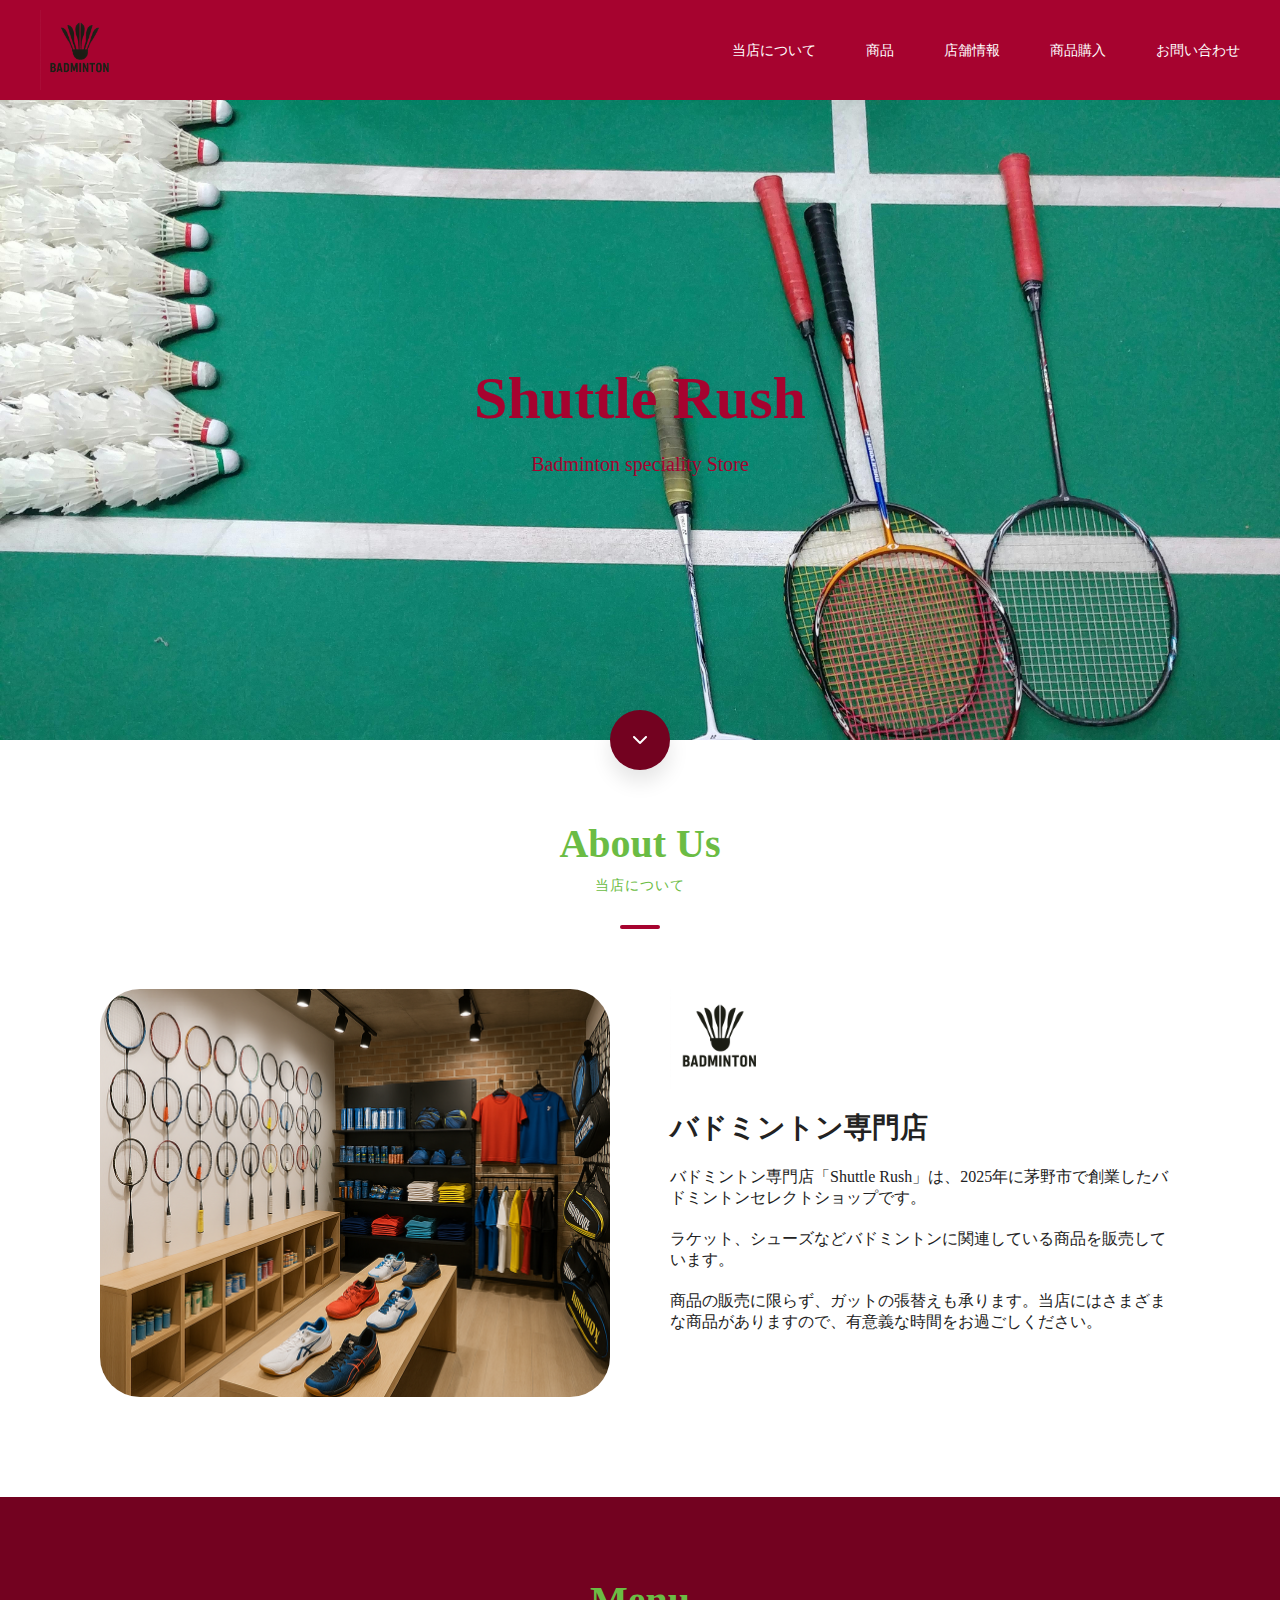
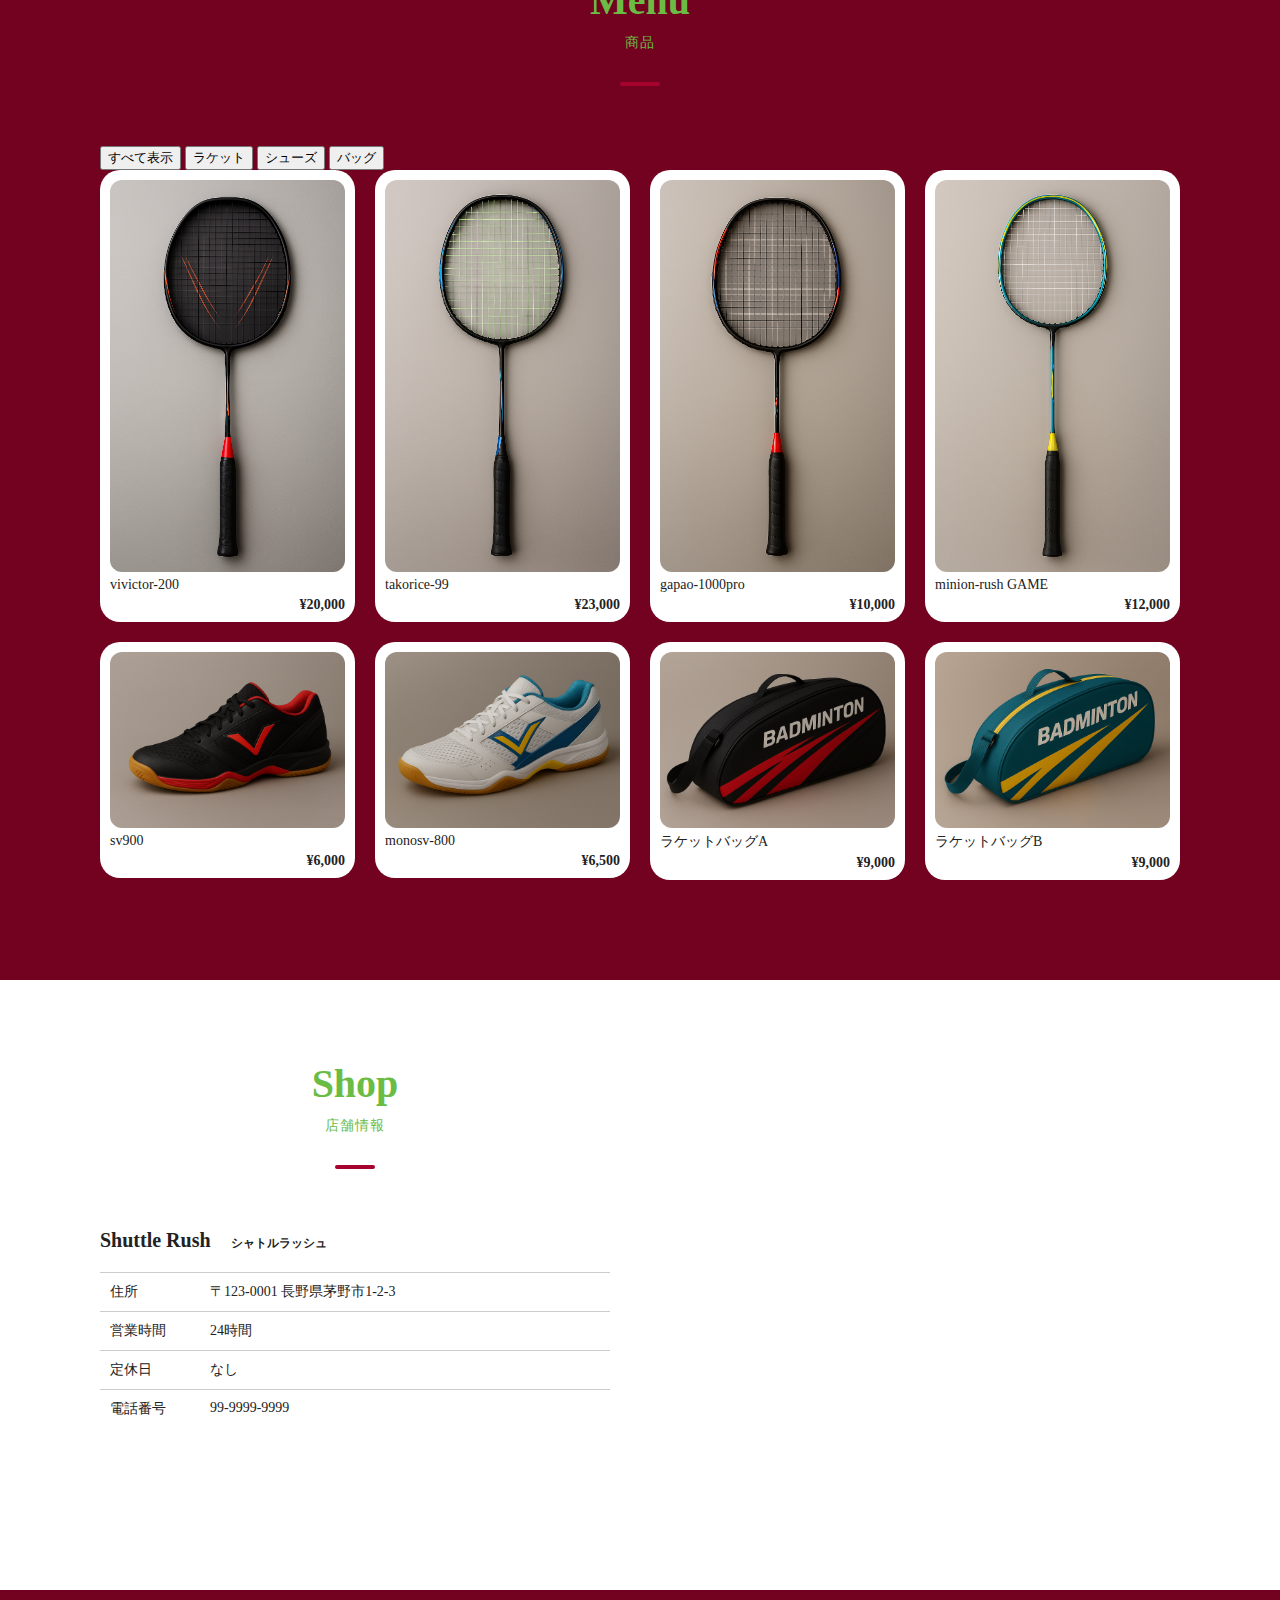
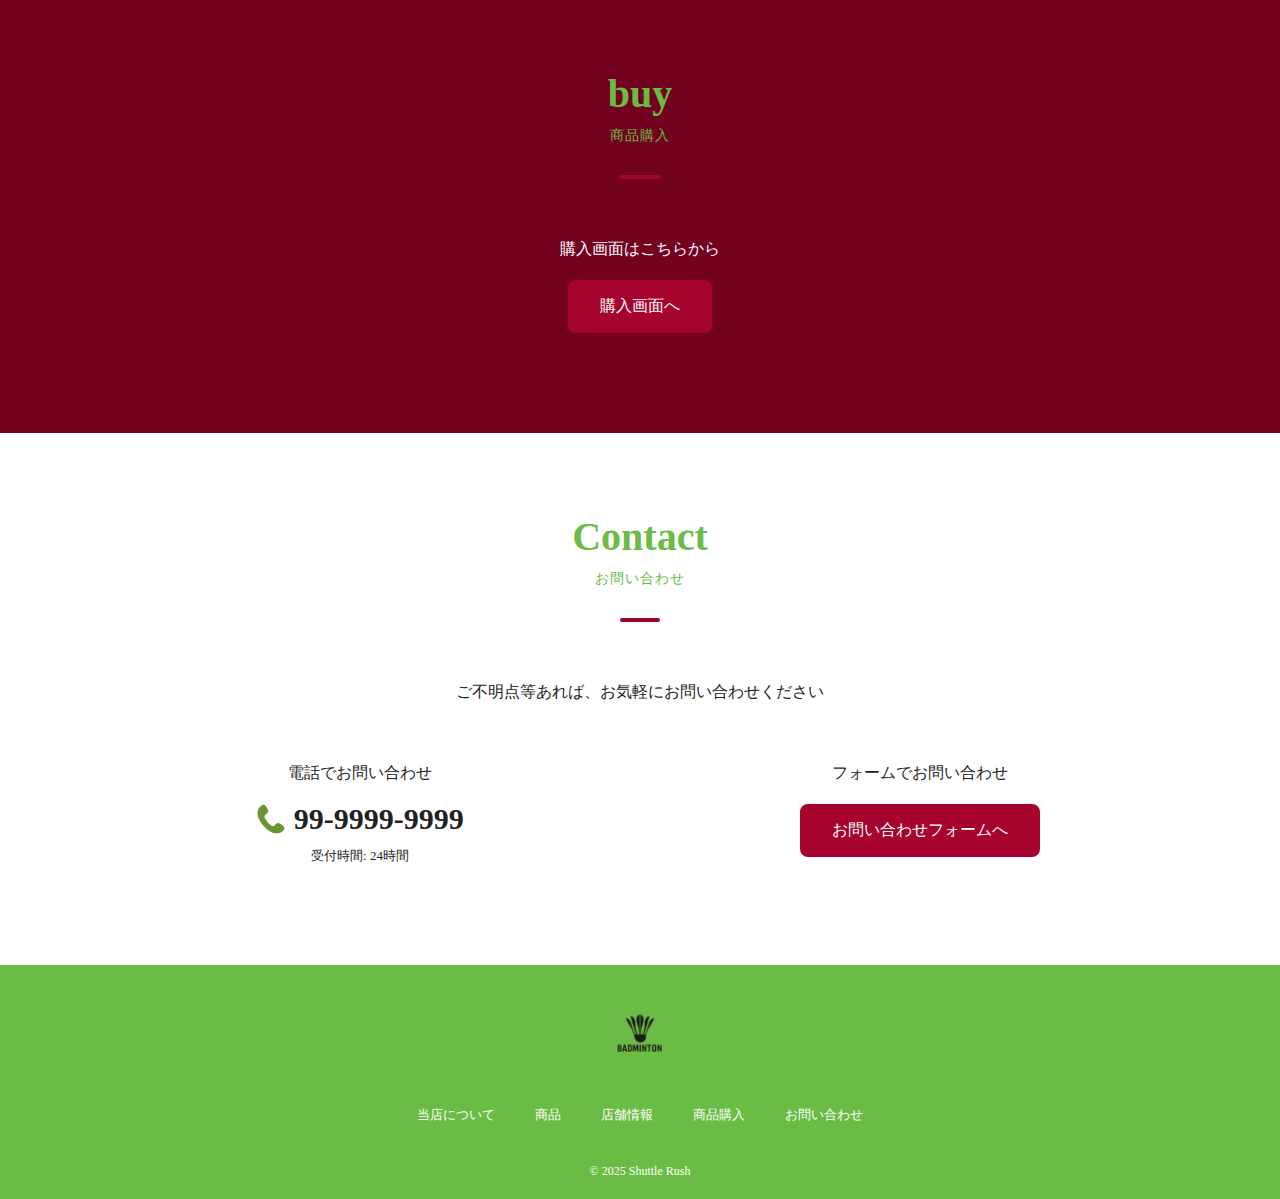
<file: index.html>
<!DOCTYPE html>
<html lang="ja">
<head>
    <meta charset="UTF-8">
    <meta name="viewport" content="width=device-width, initial-scale=1.0">
    <title>Document</title>
    <link rel="stylesheet" href="css/style.css">
    <link rel="stylesheet" href="css/reset.css">
    <script src="js/script.js"></script>

        <!-- GoogleFontsの読み込み -->
    <link rel="preconnect" href="https://fonts.googleapis.com">
    <link rel="preconnect" href="https://fonts.gstatic.com" crossorigin>
    <link href="https://fonts.googleapis.com/css2?family=Montserrat:ital,wght@0,100..900;1,100..900&family=Noto+Sans+JP:wght@100..900&display=swap" rel="stylesheet">
</head>
<body>
    <header>
        <h1>
            <a href="index.html" class="logo">
                <img src="img/Badlogo.png" alt="BADMINTONロゴ">
            </a>
        </h1>
        <nav>
            <ul>
                <li><a href="index.html#about">当店について</a></li>
                <li><a href="index.html#menu">商品</a></li>
                <li><a href="index.html#shop">店舗情報</a></li>
                <li><a href="index.html#buy">商品購入</a></li>
                <li><a href="index.html#contact">お問い合わせ</a></li>
            </ul>
        </nav>
    </header>

<section class="hero">
    <h2>Shuttle Rush</h2>
    <p>Badminton speciality Store</p>
    <a href="#about">
        <img src="img/down.png" alt="下へスクロール">
    </a>
</section>

  <main>
        <!--共通セクション-->
        <section class="main-section about" id="about">
          <div class="container">
            <div class="heading-group">
              <h2>
                 About Us
                <span>当店について</span>
              </h2> 
          </div>
          <div class="layout">
            <div class="image">
                <img src="img/bad3.png" alt="当店の写真">
            </div>
            <div class="text">
                <img src="img/Badlogo.png" alt="ロゴ">
                <h3>バドミントン専門店</h3>
                <p>バドミントン専門店「Shuttle Rush」は、2025年に茅野市で創業したバドミントンセレクトショップです。</p>
                <p>ラケット、シューズなどバドミントンに関連している商品を販売しています。</p>
                <p>商品の販売に限らず、ガットの張替えも承ります。当店にはさまざまな商品がありますので、有意義な時間をお過ごしください。</p>
            </div>
          </div>
          </div>
        </section>
        <!--共通のセクション2-->
        <section class="main-section menu" id="menu">
          <div class="container">
            <div class="heading-group">
              <h2>Menu</h2>
              <span>商品</span>
            </div>
             <div class="filter-buttons">
            <button data-filter="すべて">すべて表示</button>
            <button data-filter="ラケット">ラケット</button>
            <button data-filter="シューズ">シューズ</button>
            <button data-filter="バッグ">バッグ</button>
            </div>
            <ul class="menu-list1">
              <!--JSでカードを追加する-->   
            </ul> 
          </div>
        </section>
         <section class="main-section shop" id="shop">
          <div class="container">
            <div class="layout">
              <div class="text">
                <div class="heading-group">
                  <h2>Shop</h2>
                  <span>店舗情報</span>
                </div>
                <h3>
                  Shuttle Rush
                  <span>シャトルラッシュ</span>
                </h3>
                <dl>
                  <dt>住所</dt>
                  <dd>〒123-0001 長野県茅野市1-2-3</dd>
                  <dt>営業時間</dt>
                  <dd>24時間</dd>
                  <dt>定休日</dt>
                  <dd>なし</dd>
                  <dt>電話番号</dt>
                  <dd>99-9999-9999</dd>
                </dl>
              </div>
              <div class="map">
                <iframe src="https://www.google.com/maps/embed?pb=!1m18!1m12!1m3!1d3227.511622226353!2d138.18330060000002!3d36.0077979!2m3!1f0!2f0!3f0!3m2!1i1024!2i768!4f13.1!3m3!1m2!1s0x601c50e71f7adf49%3A0x2a9c9bdd30254f00!2z5YWs56uL6KuP6Kiq5p2x5Lqs55CG56eR5aSn5a2m!5e0!3m2!1sja!2sjp!4v1749442661831!5m2!1sja!2sjp" width="600" height="450" style="border:0;" allowfullscreen="" loading="lazy" referrerpolicy="no-referrer-when-downgrade"></iframe>"
              </div>
            </div>
          </div>
        </section>
        <section class="main-section buy" id="buy">
          <div class="container">
            <div class="heading-group">
              <h2>
                 buy
                <span>商品購入</span>
              </h2> 
          </div>
        </div>
         <div class="form">
          <p class="label">購入画面はこちらから</p>
            <a href="shop.html" class="button">購入画面へ</a>
         </div>
        </section>
        <section class="main-section contact" id="contact">
          <div class="container">
            <div class="heading-group">
              <h2>Contact</h2>
              <span>お問い合わせ</span>
            </div>
            <p>ご不明点等あれば、お気軽にお問い合わせください</p>
            <div class="layout">
              <div class="tel">
                <p class="label">電話でお問い合わせ</p>
                <a href="tel:0312345678" class="number">
                  <img src="img/icon-tel.svg" alt="電話アイコン">
                  99-9999-9999
                </a>
                <p class="hour">受付時間: 24時間</p>
              </div>
              <div class="form">
                <p class="label">フォームでお問い合わせ</p>
                <a href="content.html" class="button">お問い合わせフォームへ</a>
              </div>
            </div>
          </div>
        </section>
    </main>
    <footer>
      <a href="index.html" class="logo">
        <img src="img/Badlogo.png" alt="ロゴ">
      </a>
      <nav>
        <ul>
          <li>
            <a href="index.html#about">当店について</a>
          </li>
          <li>
            <a href="index.html#menu">商品</a>
          </li>
          <li>
            <a href="index.html#shop">店舗情報</a>
          </li>
          <li>
            <a href="index.html#buy">商品購入</a>
          </li>
          <li>
            <a href="index.html#contact">お問い合わせ</a>
          </li>
        </ul>
      </nav>
      <p class="copyright">&copy; 2025 Shuttle Rush</p>
    </footer>
</body>
</html>
</file>
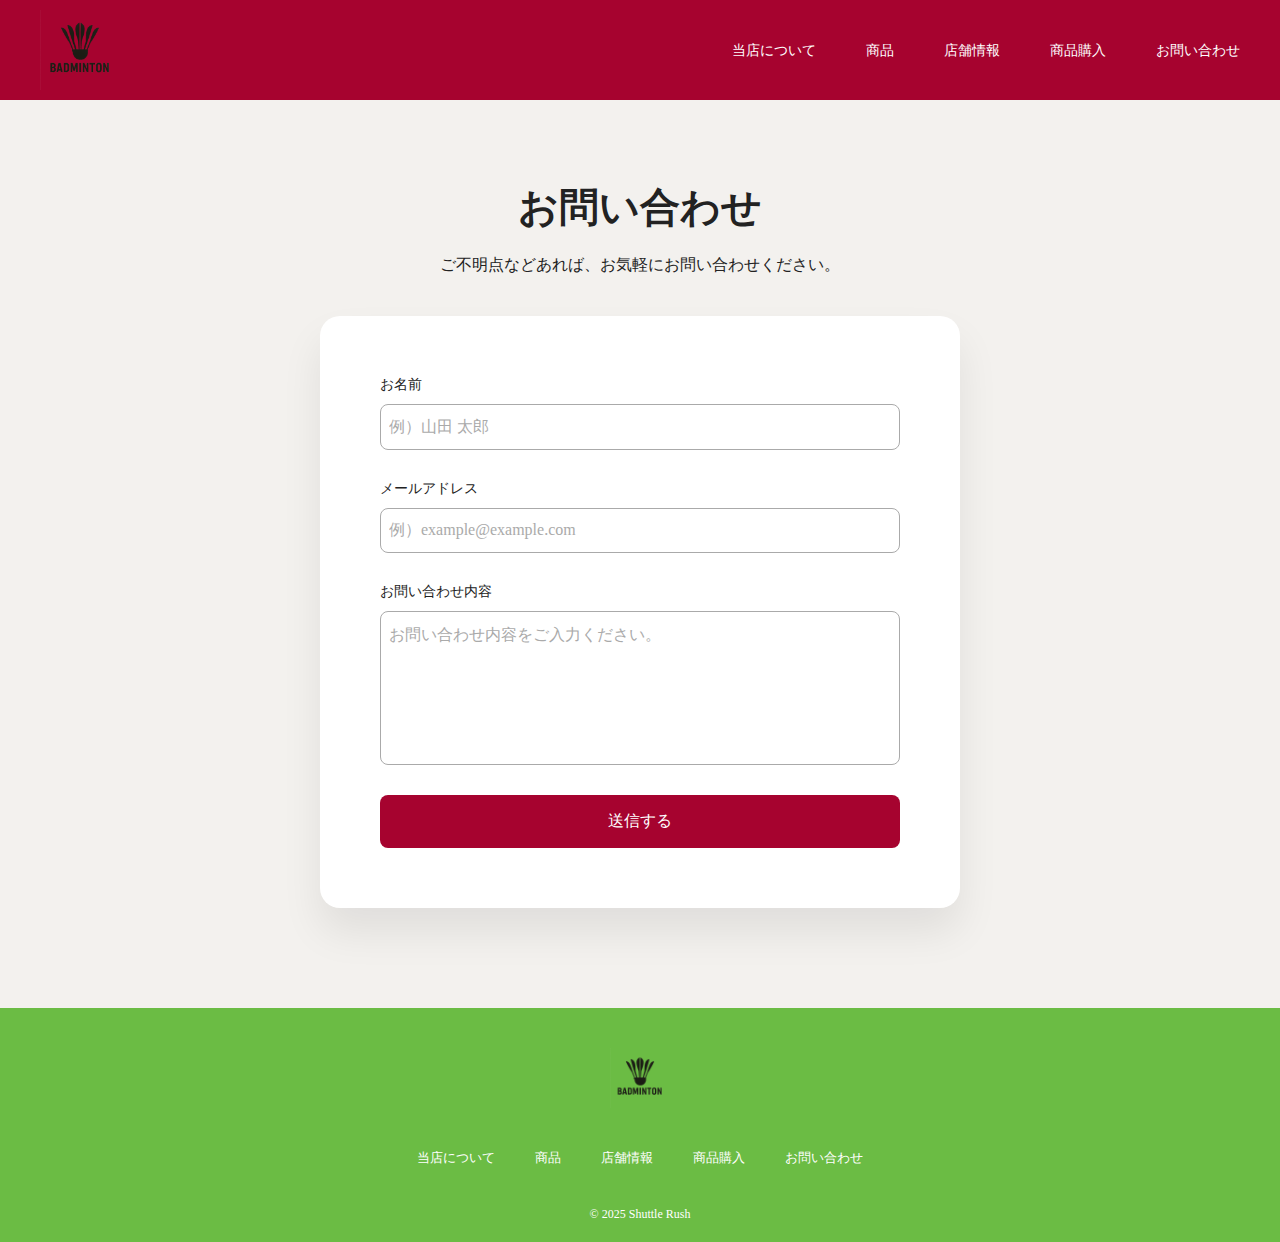
<file: content.html>
<!DOCTYPE html>
<html lang="ja">
<head>
    <meta charset="UTF-8">
    <meta name="viewport" content="width=device-width, initial-scale=1.0">
    <title>Document</title>
    <link rel="stylesheet" href="css/reset.css">
    <link rel="stylesheet" href="css/style.css">
    <script src="js/script.js"></script>
    <!-- GoogleFontsの読み込み -->
    <link rel="preconnect" href="https://fonts.googleapis.com">
    <link rel="preconnect" href="https://fonts.gstatic.com" crossorigin>
    <link href="https://fonts.googleapis.com/css2?family=Montserrat:ital,wght@0,100..900;1,100..900&family=Noto+Sans+JP:wght@100..900&display=swap" rel="stylesheet">
</head>
<body>
    <header>
        <h1>
            <a href="index.html" class="logo">
                <img src="img/Badlogo.png" alt="ロゴ">
            </a>
        </h1>
        <nav>
            <ul>
                <li><a href="index.html#about">当店について</a></li>
                <li><a href="index.html#menu">商品</a></li>
                <li><a href="index.html#shop">店舗情報</a></li>
                <li><a href="index.html#buy">商品購入</a></li>
                <li><a href="index.html#contact">お問い合わせ</a></li>
            </ul>
        </nav>
    </header>

    <main class="lower-main">
      <div class="lower-heading-group">
        <h2>お問い合わせ</h2>
        <p>ご不明点などあれば、お気軽にお問い合わせください。</p>
      </div>
      <form class="form-box" action="https://api.staticforms.xyz/submit" method="post">
        <input type="hidden" name="accessKey" value="sf_7hb75e7e2f7d3j576a7mgh3m">
        <input type="hidden" name="redirectTo" value="https://www.sus.ac.jp/">
        <div class="form-item">
          <label>お名前</label>
          <input type="text" name="name" placeholder="例）山田 太郎">
        </div>
        <div class="form-item">
          <label>メールアドレス</label>
          <input type="email" name="email" placeholder="例）example@example.com">
        </div>
        <div class="form-item">
          <label>お問い合わせ内容</label>
          <textarea rows="7" name="message" placeholder="お問い合わせ内容をご入力ください。"></textarea>
        </div>
        <div class="form-item">
          <button type="submit">送信する</button>
        </div>
      </form>
    </main>

    <footer>
      <a href="index.html" class="logo">
        <img src="img/Badlogo.png" alt="ロゴ">
      </a>
      <nav>
        <ul>
          <li>
            <a href="index.html#about">当店について</a>
          </li>
          <li>
            <a href="index.html#menu">商品</a>
          </li>
          <li>
            <a href="index.html#shop">店舗情報</a>
          </li>
          <li>
            <a href="index.html#buy">商品購入</a>
          </li>
          <li>
            <a href="index.html#contact">お問い合わせ</a>
          </li>
        </ul>
      </nav>
      <p class="copyright">&copy; 2025 Shuttle Rush</p>
    </footer>
</body>
</html>
</file>
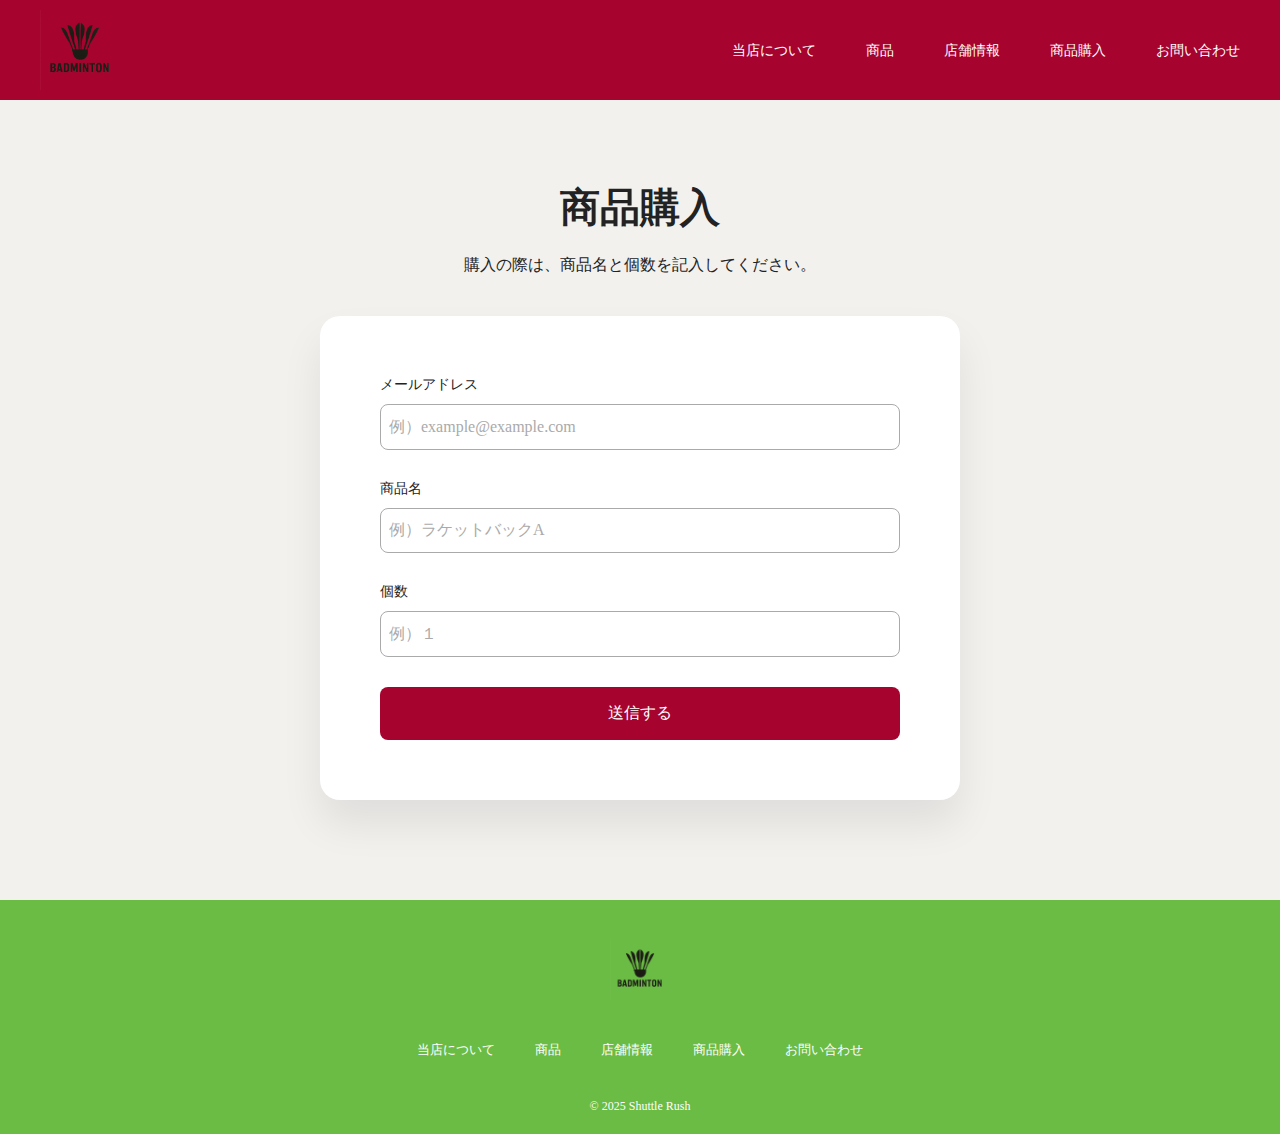
<file: shop.html>
<!DOCTYPE html>
<html lang="ja">
<head>
    <meta charset="UTF-8">
    <meta name="viewport" content="width=device-width, initial-scale=1.0">
    <title>Document</title>
    <link rel="stylesheet" href="css/reset.css">
    <link rel="stylesheet" href="css/style.css">
    <script src="js/script.js"></script>
    <!-- GoogleFontsの読み込み -->
    <link rel="preconnect" href="https://fonts.googleapis.com">
    <link rel="preconnect" href="https://fonts.gstatic.com" crossorigin>
    <link href="https://fonts.googleapis.com/css2?family=Montserrat:ital,wght@0,100..900;1,100..900&family=Noto+Sans+JP:wght@100..900&display=swap" rel="stylesheet">
</head>
<body>
    <header>
        <h1>
            <a href="index.html" class="logo">
                <img src="img/Badlogo.png" alt="ロゴ">
            </a>
        </h1>
        <nav>
            <ul>
                <li><a href="index.html#about">当店について</a></li>
                <li><a href="index.html#menu">商品</a></li>
                <li><a href="index.html#shop">店舗情報</a></li>
                <li><a href="index.html#buy">商品購入</a></li>
                <li><a href="index.html#contact">お問い合わせ</a></li>
            </ul>
        </nav>
    </header>

    <main class="lower-main">
      <div class="lower-heading-group">
        <h2>商品購入</h2>
        <p>購入の際は、商品名と個数を記入してください。</p>
      </div>
      <form class="form-box" action="https://api.staticforms.xyz/submit" method="post">
        <input type="hidden" name="accessKey" value="sf_7hb75e7e2f7d3j576a7mgh3m">
        <input type="hidden" name="redirectTo" value="https://www.sus.ac.jp/">
        <div class="form-item">
          <label>メールアドレス</label>
          <input type="email" name="name" placeholder="例）example@example.com">
        </div>
        <div class="form-item">
          <label>商品名</label>
          <input type="name" name="email" placeholder="例）ラケットバックA">
        </div>
        <div class="form-item">
          <label>個数</label>
          <input type="count" name="count" placeholder="例）１"></textarea>
        </div>
        <div class="form-item">
          <button type="submit">送信する</button>
        </div>
      </form>
    </main>

    <footer>
      <a href="index.html" class="logo">
        <img src="img/Badlogo.png" alt="ロゴ">
      </a>
      <nav>
        <ul>
          <li>
            <a href="index.html#about">当店について</a>
          </li>
          <li>
            <a href="index.html#menu">商品</a>
          </li>
          <li>
            <a href="index.html#shop">店舗情報</a>
          </li>
          <li>
            <a href="index.html#buy">商品購入</a>
          </li>
          <li>
            <a href="index.html#contact">お問い合わせ</a>
          </li>
        </ul>
      </nav>
      <p class="copyright">&copy; 2025 Shuttle Rush</p>
    </footer>
</body>
</html>
</file>
<file: css/style.css>
@charset "utf-8";
header {
    padding: 10px 40px;
    display: flex;
    align-items: center;
    justify-content: space-between;
    background-color:#A6032F;
    .logo {
        display: block;
        img {
            display: block;
            height: 80px;
        }
    }
    nav {
        ul {
            display: flex;
            align-items: center;
            gap: 50px;
        }
        a {
            color: #fff;
            font-size: 14px;
            font-weight: 400;
            &:hover {
                color:#fff;
                text-decoration: underline;
            }
        }
    }
}

.hero {
    color: #A6032F;
    text-align: center;
    height: 640px;
    background-image: url(../img/bad2.jpg);
    background-size: cover;
    display: flex;
    flex-direction: column;
    align-items: center;
    justify-content: center;
    position: relative;
    h2 {
        font-size: 60px;
        font-weight: 700;
    }
    p {
        font-size: 20px;
        font-weight: 400;
        margin-top: 20px;
    }
    a {
        display: grid;
        place-items: center;
        width: 60px;
        height: 60px;
        background-color: #730220;
        border-radius: 50%;
        box-shadow: 0px 12px 20px rgb(0 0 0 / 0.1);
        position: absolute;
        left: 50%;
        bottom: 0;
        translate: -50% 50%;
        img {
            width: 24px;
            height: 24px;
        }
    }
}

.container {
    max-width: 1160px;
    margin: 0 auto;
    padding: 0 40px;
}

main {
    .main-section {
        padding: 80px 0 100px;
        .heading-group {
            text-align: center;
            margin: 0 0 60px;
            h2 {
                color: #6BBC44;
                font-size: 40px;
                font-weight: 700;
            }
            span {
                color: #6BBC44;
                font-size: 14px;
                font-weight: 400;
                letter-spacing: 0.08em;
                display: block;
                margin-top: 10px;
            }
            &::after {
                content: "";
                display: block;
                width: 40px;
                height: 4px;
                background-color: #A6032F;
                border-radius: 4px;
                margin: 30px auto 0;
            }
        }
    }
}
.about {
    .layout {
        display: grid;
        grid-template-columns: 1fr 1fr;
        align-items: start;
        gap: 60px;   
    }
    .image {
        border-radius: 40px;
        overflow: hidden;
        img {
            width: 100%;
            aspect-ratio: 5 / 4;
            object-fit: cover;
        }
    }
    .text {
        img {
            height: 100px;
        }
        h3 {
            font-size: 28px;
            font-weight: 700;
            margin-top: 20px;
        }
        p {
            margin-top: 20px;
        }
    }
}
.menu {
    background-color: #730220;
}
.menu-card1 {
    padding: 10px;
    background-color: #fff;
    border-radius: 20px;
    display: grid;
    gap: 5px;
    img {
        width: 100%;
        aspect-ratio: 3 / 5;
        object-fit: cover;
        border-radius: 12px;
    }
    .name {
        font-size: 14px;
    }
    .price {
        font-size: 14px;
        font-weight: 700;
        line-height: 1;
        letter-spacing: 0;
        text-align: right;
    }
}
.menu-list1 {
    display: grid;
    grid-template-columns: 1fr 1fr 1fr 1fr;
    gap: 20px;
}
.menu-card2 {
    padding: 10px;
    background-color: #fff;
    border-radius: 20px;
    display: grid;
    gap: 5px;
    img {
        width: 100%;
        aspect-ratio: 4 / 3;
        object-fit: cover;
        border-radius: 12px;
    }
    .name {
        font-size: 14px;
    }
    .price {
        font-size: 14px;
        font-weight: 700;
        line-height: 1;
        letter-spacing: 0;
        text-align: right;
    }
}
.menu-list2 {
    display: grid;
    grid-template-columns: 1fr 1fr 1fr 1fr;
    gap: 20px;
}

.shop {
    .layout {
        display: grid;
        grid-template-columns: 1fr 1fr;
        align-items: start;
        gap: 60px;
    }
    .text {
        h3 {
            text-align: center;
            font-size: 20px;
            font-weight: 700;
            margin: 0 0 20px;
            display: flex;
            align-items: baseline;
            gap: 1em;
            span {
                font-size: 0.6em;
            }
        }
        dl {
            display: grid;
            grid-template-columns: 100px 1fr;
            dt,dd {
                font-size: 14px;
                padding: 10px;
                border-top: 1px solid#ccc;
            }
        }
    }
    .map {
        border-radius: 40px;
        overflow: hidden;
        iframe {
            width: 100%;
            height: auto;
            aspect-ratio: 5 / 4;
        }
    }
}
.buy {
    background-color: #730220;
        text-align: center;
    .layout {
        display: grid;
        grid-template-columns: 1fr 1fr;
        gap: 40px;
        margin-top: 60px;
        margin-inline: auto;
        max-width: 700;
    }
    .label {
        margin-bottom: 20px;
        color: #fff;
    }
    .number {
        font-size: 30px;
        font-weight: 700;
        line-height: 1;
        letter-spacing: 0;
        img {
            width: 1em;
        }
    }
    .hour {
        font-size: 13px;
        display: block;
        margin-top: 1em;
    }
    .button {
        display: inline-block;
        color: #fff;
        background-color: #A6032F;
        padding: 1em 2em;
        border-radius: 8px;
    }

}
.contact {
    text-align: center;
    background-color: #fff;
    .layout {
        display: grid;
        grid-template-columns: 1fr 1fr;
        gap: 40px;
        margin-top: 60px;
        margin-inline: auto;
        max-width: 700;
    }
    .label {
        margin-bottom: 20px;
    }
    .number {
        font-size: 30px;
        font-weight: 700;
        line-height: 1;
        letter-spacing: 0;
        img {
            width: 1em;
        }
    }
    .hour {
        font-size: 13px;
        display: block;
        margin-top: 1em;
    }
    .button {
        display: inline-block;
        color: #fff;
        background-color: #A6032F;
        padding: 1em 2em;
        border-radius: 8px;
    }

}
footer {
    color: #fff;
    background-color: #6BBC44;
    padding: 40px 20px 20px;
    display: grid;
    justify-items: center;
    gap: 40px;
    .logo {
        display: block;
        img {
            display: block;
            height: 60px;
        }
    }
    ul {
        display: flex;
        gap: 40px;
        a {
            font-size: 13px;
        }
    }
    .copyright {
        font-size: 12px;
    }
}
.lower-main {
    padding: 80px 0 100px;
    background-color: #F3F1EE;
}
.lower-heading-group {
    text-align: center;
    display: grid;
    justify-items: center;
    gap: 20px;
    margin: 0 0 40px;
    h2 {
        font-size: 40px;
        font-weight: 700;
    }
}
.form-box {
    max-width: 640px;
    margin: 0 auto;
    border-radius: 20px;
    padding: 60px;
    background-color: #fff;
    box-shadow: 0px 24px 40px rgb(0 0 0 / 0.08);
}
.form-item {
    display: grid;
    gap: 10px;
    label {
        font-size: 14px;
    }
    + .form-item {
        margin-top: 30px;
    }
    input,
    textarea {
        border: 1px solid #aaa;
        padding: 0.8em 0.5em;
        border-radius: 8px;
        &::placeholder {
            color: #aaa;
        }
    }
    textarea {
        resize: none;
    }
    button {
        font-size: 16px;
        display: inline-block;
        color: #fff;
        background-color: #A6032F;
        border: none;
        padding: 1em 2em;
        border-radius: 8px;
        &:hover {
            background-color: #730220;
        }
    }
}
</file>
